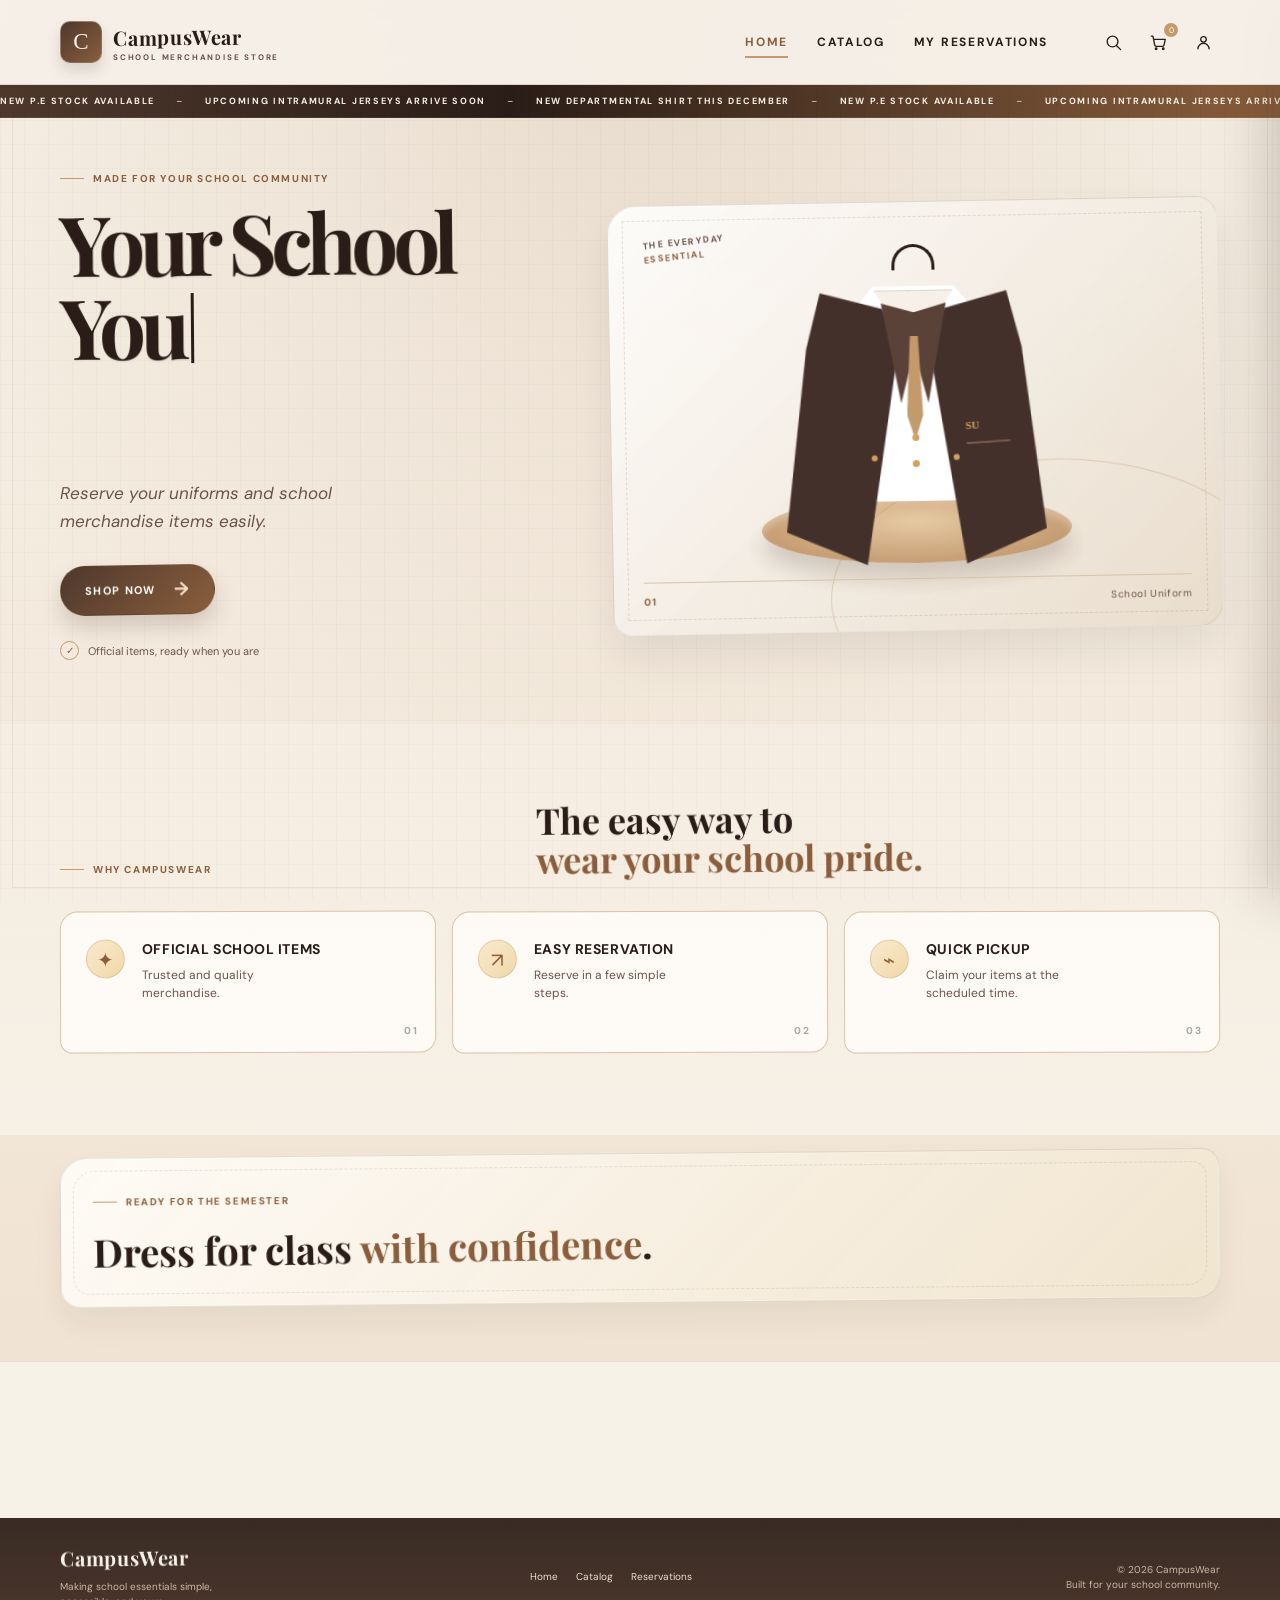
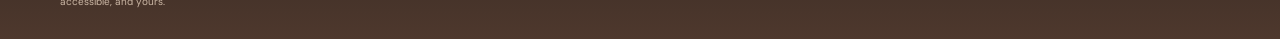
<file: index.html>
<!DOCTYPE html>
<html lang="en">
<head>
	<meta charset="UTF-8">
	<meta name="viewport" content="width=device-width, initial-scale=1.0">
	<meta name="description" content="CampusWear makes it simple to reserve official school uniforms and merchandise.">
	<title>CampusWear | Merchandise Store</title>
	<link rel="preconnect" href="https://fonts.googleapis.com">
	<link rel="preconnect" href="https://fonts.gstatic.com" crossorigin>
	<link href="https://fonts.googleapis.com/css2?family=DM+Sans:wght@400;500;600;700&family=Playfair+Display:wght@600;700&display=swap" rel="stylesheet">
	<link rel="stylesheet" href="styles.css">
</head>
<body>
	<!-- Navigation bar is populated by JavaScript. -->
	<header class="site-header">
		<div class="container nav-wrap">
			<div id="navigation-content"></div>
		</div>
	</header>

	<!-- Merchandise announcement is populated by JavaScript. -->
	<section class="announcement" aria-label="Merchandise announcement">
		<div id="announcement-content"></div>
	</section>

	<main>
		<section class="hero container" aria-labelledby="hero-title">
			<div id="hero-copy" class="hero-copy"></div>

			<div class="hero-visual" aria-label="CampusWear merchandise showcase" data-showcase="uniform">
				<div class="hero-hover-circle" aria-hidden="true"></div>
				<div class="visual-kicker">THE EVERYDAY<br><strong>ESSENTIAL</strong></div>
				<div class="sun-shape"></div>
				<div class="uniform">
					<div class="showcase-garment">
						<div class="hanger" aria-hidden="true"></div>
						<div class="shirt-collar left-collar"></div>
						<div class="shirt-collar right-collar"></div>
						<div class="shirt"></div>
						<div class="blazer left-blazer"><span class="sleeve-button"></span></div>
						<div class="blazer right-blazer"><span class="sleeve-button"></span></div>
						<div class="lapel left-lapel"></div>
						<div class="lapel right-lapel"></div>
						<div class="pocket"><span id="showcase-mark">SU</span></div>
						<div class="tie"></div>
						<div class="blazer-button button-one"></div>
						<div class="blazer-button button-two"></div>
					</div>
				</div>
				<div class="visual-caption" aria-live="polite"><span id="visual-caption-number">01</span><span id="visual-caption-label">School Uniform</span></div>
			</div>
		</section>

		<section class="benefits" id="benefits" aria-labelledby="benefits-title">
			<div class="container">
				<div id="benefits-content"></div>
			</div>
		</section>

		<section class="cta" id="cta" aria-labelledby="cta-title">
			<div class="container cta-panel">
				<div class="cta-copy">
					<p class="eyebrow"><span></span>Ready for the semester</p>
					<h2 id="cta-title">Dress for class <em>with confidence</em>.</h2>
				</div>
			</div>
		</section>

		<section class="reservations" id="reservations" aria-labelledby="reservations-title">
			<div class="container">
				<div id="reservations-content"></div>
			</div>
		</section>
	</main>

	<footer class="site-footer" id="footer">
		<div id="footer-content" class="container"></div>
	</footer>

	<div class="cart-overlay" id="cart-overlay" aria-hidden="true"></div>
	<aside class="cart-drawer" id="cart-drawer" aria-label="Shopping cart" aria-hidden="true">
		<div id="cart-drawer-content"></div>
	</aside>

	<div class="toast" role="status" aria-live="polite"></div>
	<script src="scripts.js"></script>
</body>
</html>
</file>
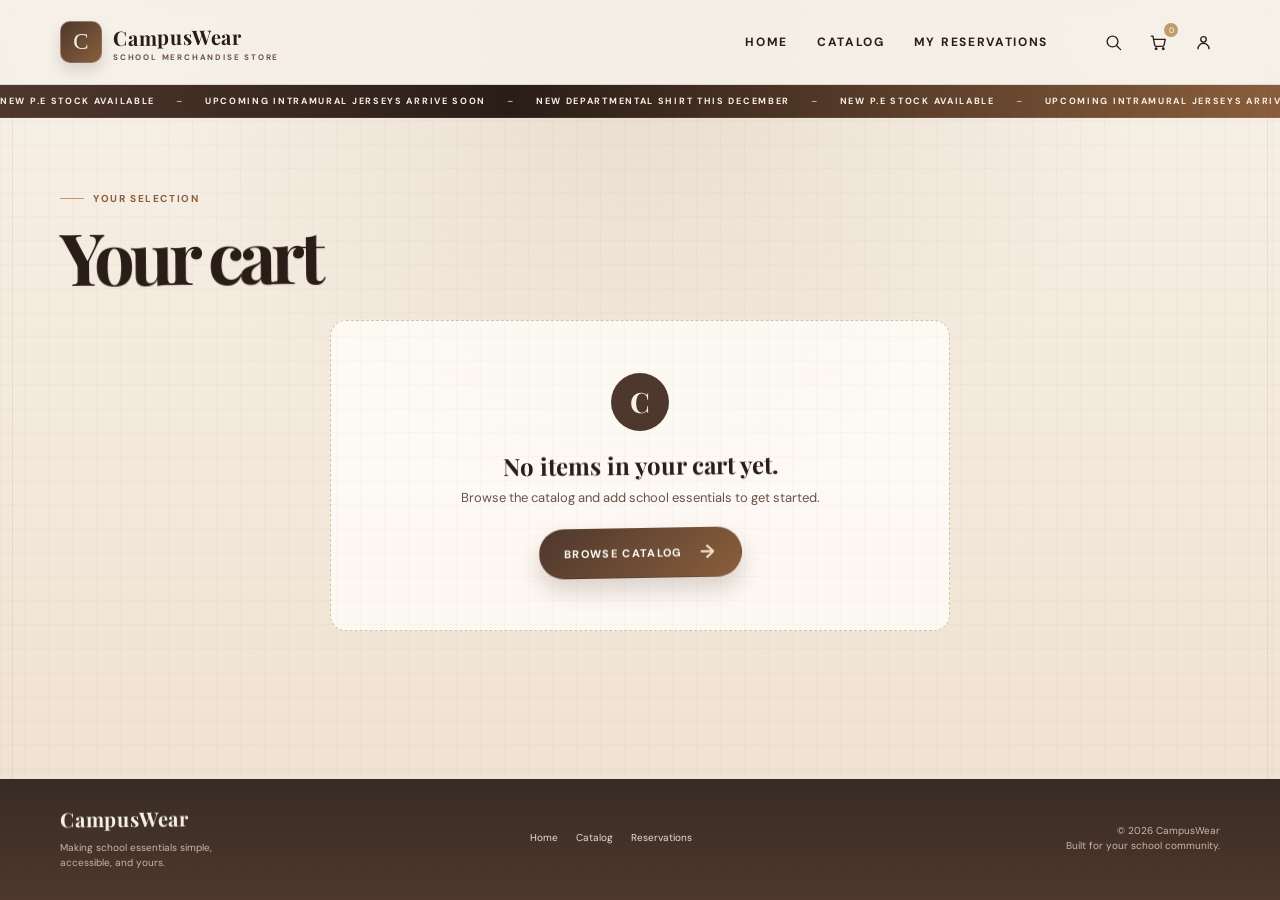
<file: cart.html>
<!DOCTYPE html>
<html lang="en">
<head>
	<meta charset="UTF-8">
	<meta name="viewport" content="width=device-width, initial-scale=1.0">
	<meta name="description" content="Review your CampusWear merchandise selection.">
	<title>CampusWear | Your Cart</title>
	<link rel="preconnect" href="https://fonts.googleapis.com">
	<link rel="preconnect" href="https://fonts.gstatic.com" crossorigin>
	<link href="https://fonts.googleapis.com/css2?family=DM+Sans:wght@400;500;600;700&family=Playfair+Display:wght@600;700&display=swap" rel="stylesheet">
	<link rel="stylesheet" href="styles.css">
</head>
<body>
	<header class="site-header">
		<div class="container nav-wrap">
			<div id="navigation-content"></div>
		</div>
	</header>

	<section class="announcement" aria-label="Merchandise announcement">
		<div id="announcement-content"></div>
	</section>

	<main>
		<section class="cart-page container" aria-labelledby="cart-title">
			<div id="cart-content"></div>
		</section>
	</main>

	<footer class="site-footer" id="footer">
		<div id="footer-content" class="container"></div>
	</footer>

	<div class="toast" role="status" aria-live="polite"></div>
	<script src="scripts.js"></script>
</body>
</html>
</file>
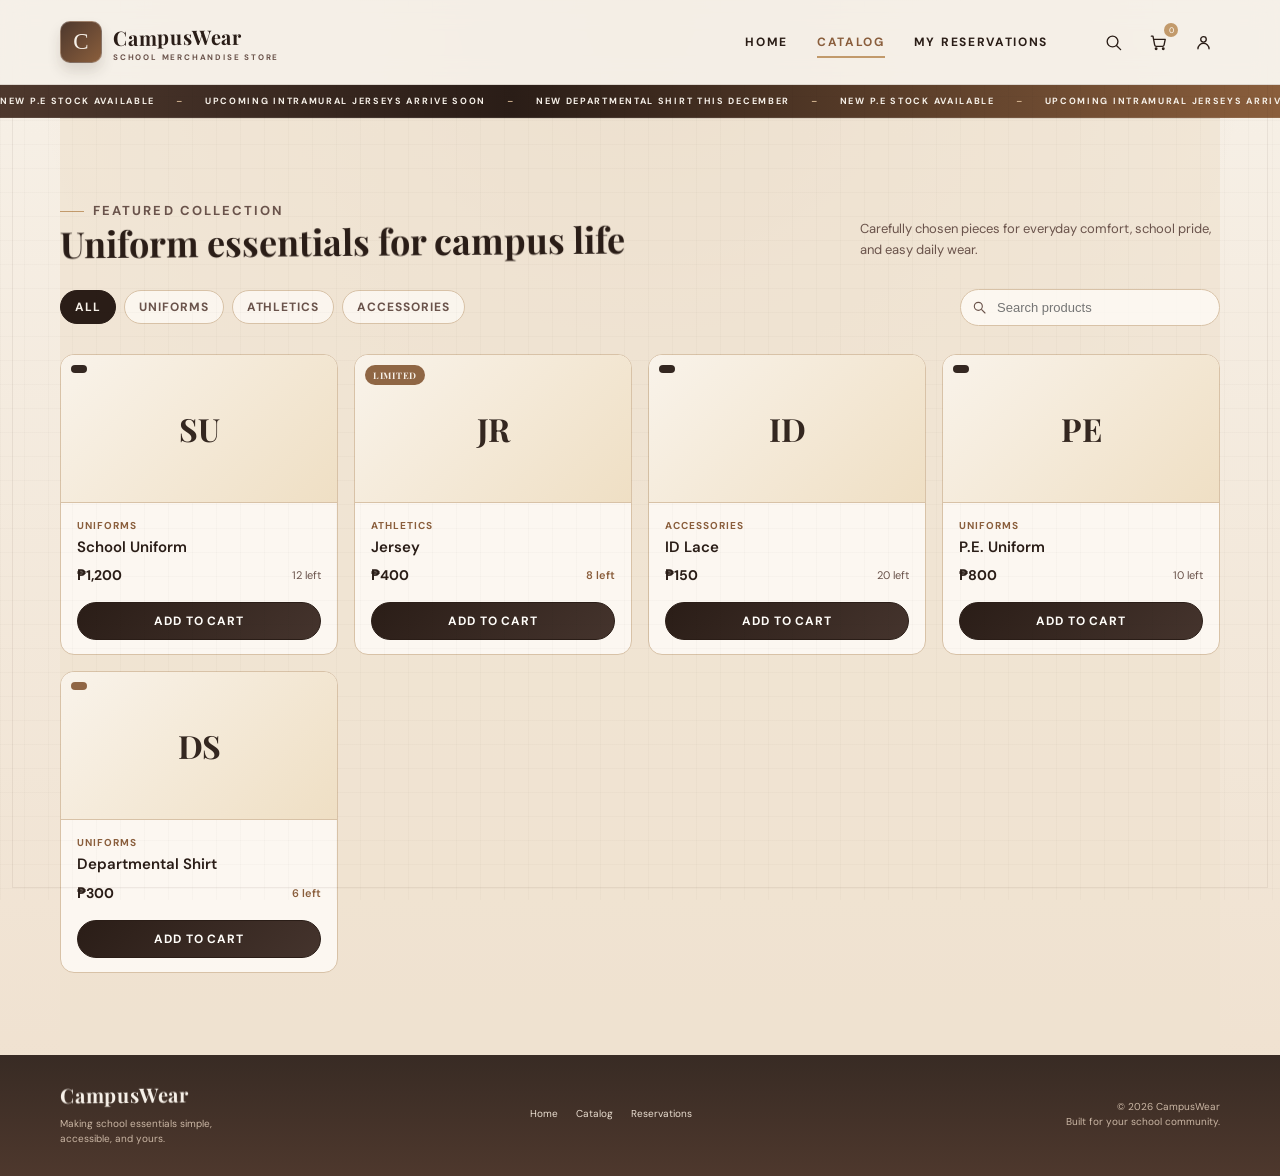
<file: catalog.html>
<!DOCTYPE html>
<html lang="en">
<head>
	<meta charset="UTF-8">
	<meta name="viewport" content="width=device-width, initial-scale=1.0">
	<title>CampusWear | Catalog</title>
	<link rel="preconnect" href="https://fonts.googleapis.com">
	<link rel="preconnect" href="https://fonts.gstatic.com" crossorigin>
	<link href="https://fonts.googleapis.com/css2?family=DM+Sans:wght@400;500;600;700&family=Playfair+Display:wght@600;700&display=swap" rel="stylesheet">
	<link rel="stylesheet" href="styles.css">
</head>
<body>
	<header class="site-header">
		<div class="container nav-wrap">
			<div id="navigation-content"></div>
		</div>
	</header>

	<section class="announcement" aria-label="Merchandise announcement">
		<div id="announcement-content"></div>
	</section>

	<main>
		<section class="catalog-screen container" aria-labelledby="catalog-title">
			<div id="catalog-content"></div>
		</section>
	</main>

	<footer class="site-footer" id="footer">
		<div id="footer-content" class="container"></div>
	</footer>

	<div class="toast" role="status" aria-live="polite"></div>
	<script src="scripts.js"></script>
</body>
</html>
</file>
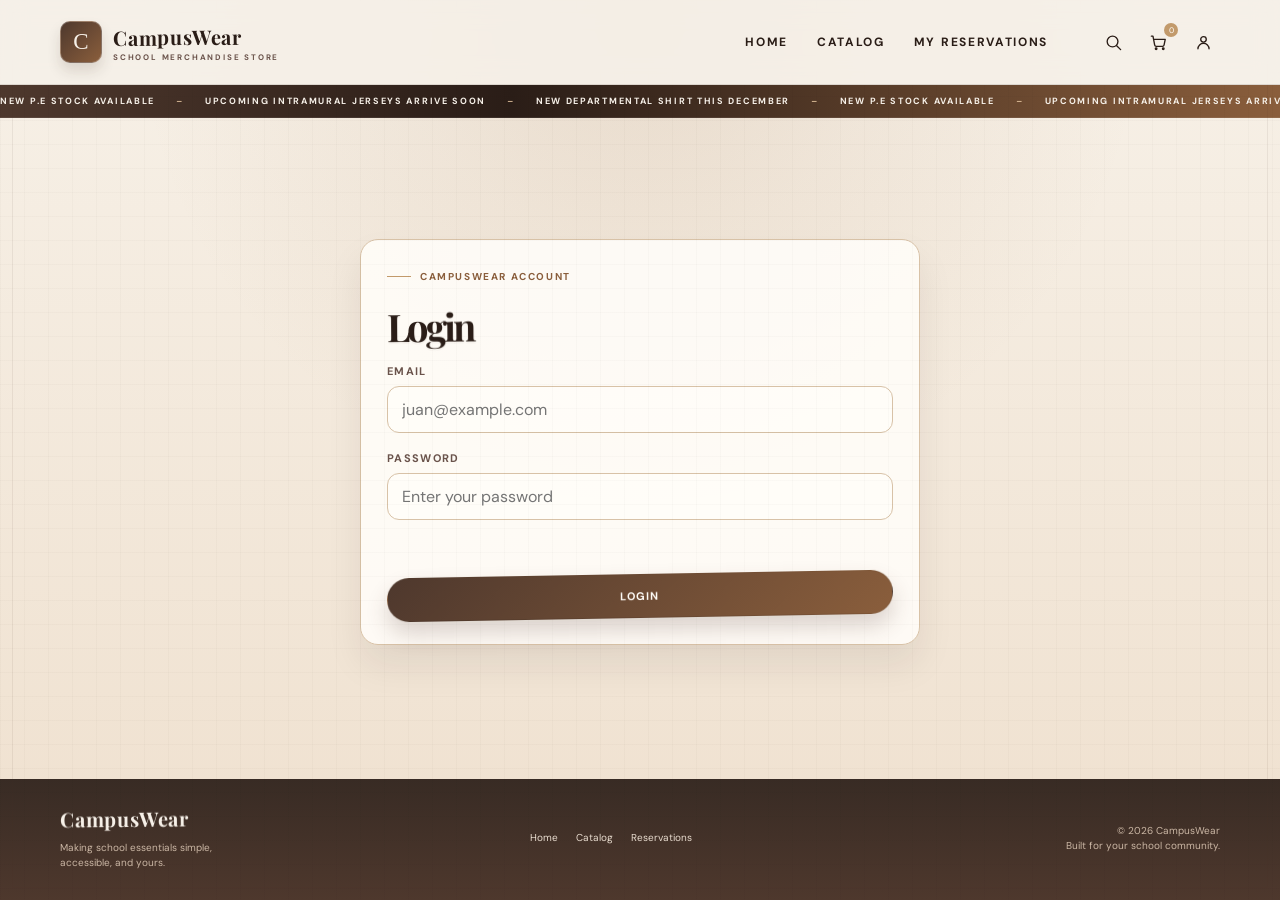
<file: login.html>
<!DOCTYPE html>
<html lang="en">
<head>
	<meta charset="UTF-8">
	<meta name="viewport" content="width=device-width, initial-scale=1.0">
	<meta name="description" content="Login to your CampusWear account.">
	<title>CampusWear | Login</title>
	<link rel="preconnect" href="https://fonts.googleapis.com">
	<link rel="preconnect" href="https://fonts.gstatic.com" crossorigin>
	<link href="https://fonts.googleapis.com/css2?family=DM+Sans:wght@400;500;600;700&family=Playfair+Display:wght@600;700&display=swap" rel="stylesheet">
	<link rel="stylesheet" href="styles.css">
</head>
<body>
	<header class="site-header">
		<div class="container nav-wrap">
			<div id="navigation-content"></div>
		</div>
	</header>

	<section class="announcement" aria-label="Merchandise announcement">
		<div id="announcement-content"></div>
	</section>

	<main>
		<section class="auth-screen container" aria-labelledby="login-title">
			<div id="login-content"></div>
		</section>
	</main>

	<footer class="site-footer" id="footer">
		<div id="footer-content" class="container"></div>
	</footer>

	<script src="scripts.js"></script>
</body>
</html>
</file>
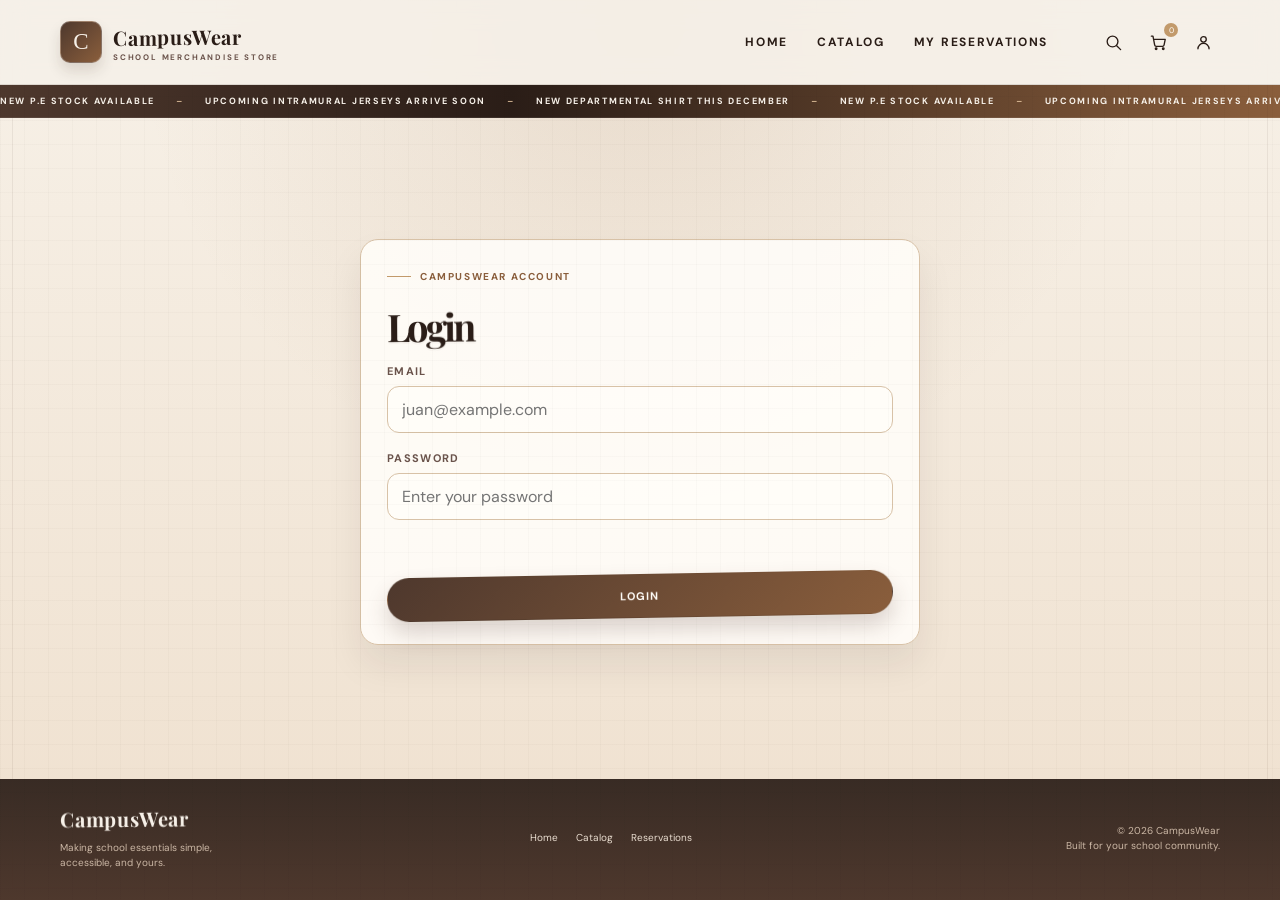
<file: profile.html>
<!DOCTYPE html>
<html lang="en">
<head>
	<meta charset="UTF-8">
	<meta name="viewport" content="width=device-width, initial-scale=1.0">
	<meta name="description" content="View and update your CampusWear profile.">
	<title>CampusWear | Profile</title>
	<link rel="preconnect" href="https://fonts.googleapis.com">
	<link rel="preconnect" href="https://fonts.gstatic.com" crossorigin>
	<link href="https://fonts.googleapis.com/css2?family=DM+Sans:wght@400;500;600;700&family=Playfair+Display:wght@600;700&display=swap" rel="stylesheet">
	<link rel="stylesheet" href="styles.css">
</head>
<body>
	<header class="site-header">
		<div class="container nav-wrap">
			<div id="navigation-content"></div>
		</div>
	</header>

	<section class="announcement" aria-label="Merchandise announcement">
		<div id="announcement-content"></div>
	</section>

	<main>
		<section class="profile-screen container" aria-labelledby="profile-title">
			<div id="profile-content"></div>
		</section>
	</main>

	<footer class="site-footer" id="footer">
		<div id="footer-content" class="container"></div>
	</footer>

	<script src="scripts.js"></script>
</body>
</html>
</file>
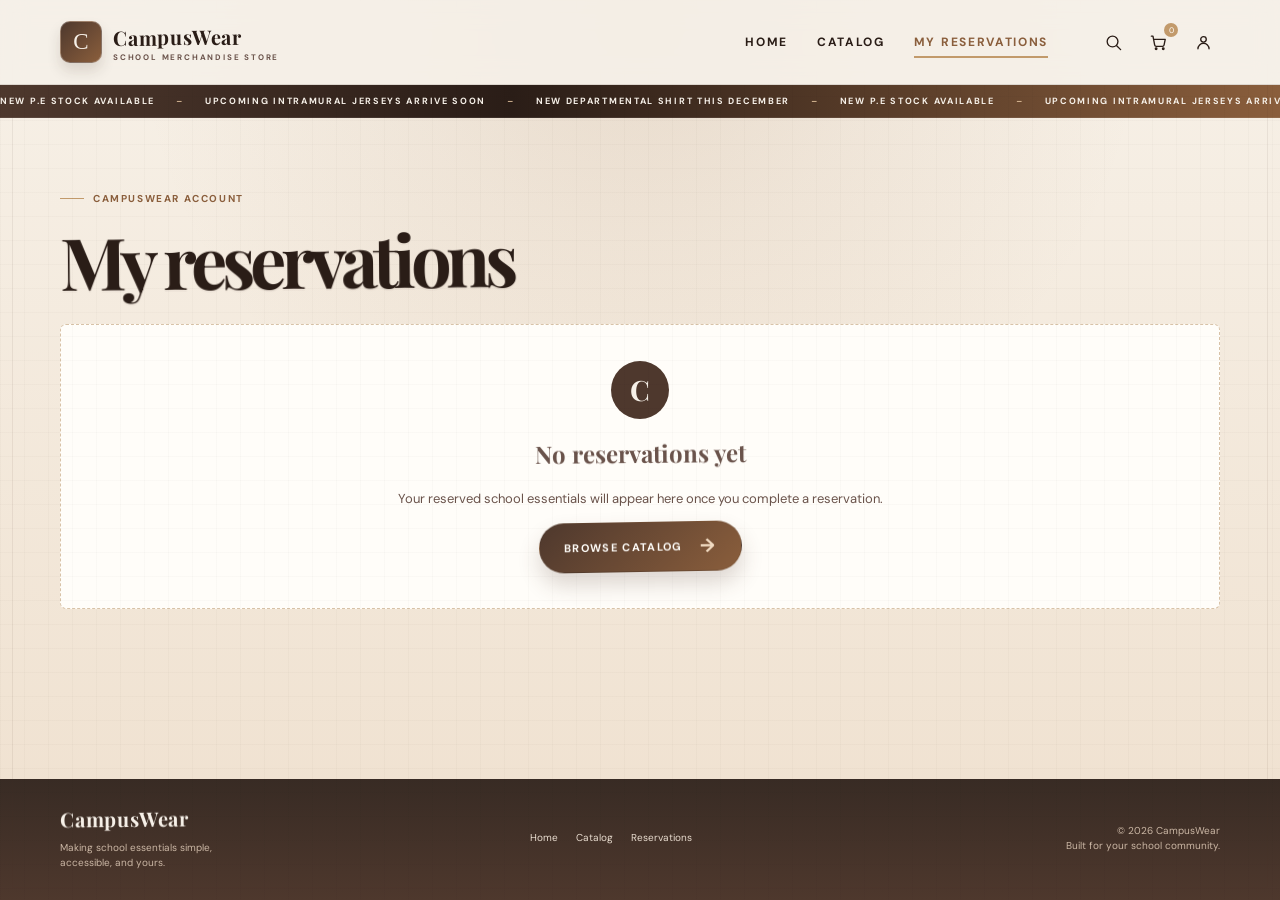
<file: reservations.html>
<!DOCTYPE html>
<html lang="en">
<head>
	<meta charset="UTF-8">
	<meta name="viewport" content="width=device-width, initial-scale=1.0">
	<meta name="description" content="View your CampusWear merchandise reservations.">
	<title>CampusWear | My Reservations</title>
	<link rel="preconnect" href="https://fonts.googleapis.com">
	<link rel="preconnect" href="https://fonts.gstatic.com" crossorigin>
	<link href="https://fonts.googleapis.com/css2?family=DM+Sans:wght@400;500;600;700&family=Playfair+Display:wght@600;700&display=swap" rel="stylesheet">
	<link rel="stylesheet" href="styles.css">
</head>
<body>
	<header class="site-header">
		<div class="container nav-wrap">
			<div id="navigation-content"></div>
		</div>
	</header>

	<section class="announcement" aria-label="Merchandise announcement">
		<div id="announcement-content"></div>
	</section>

	<main>
		<section class="reservations-page container" aria-labelledby="reservations-title">
			<div id="reservations-page-content"></div>
		</section>
	</main>

	<footer class="site-footer" id="footer">
		<div id="footer-content" class="container"></div>
	</footer>

	<script src="scripts.js"></script>
</body>
</html>
</file>
<file: styles.css>
:root {
	--brown: #2a1d17;
	--brown-soft: #6a534b;
	--gold: #c29a6b;
	--gold-dark: #8a5e3c;
	--cream: #f6f0e8;
	--beige: #e9dcc7;
	--line: #d8c2a7;
	--white: #fffdf9;
	--coffee: #4e382d;
	--coffee-soft: #7b5a4a;
	--ink: #1b1412;
	--shadow: 0 18px 35px rgba(42, 29, 23, 0.1);
	--panel: rgba(255, 253, 249, 0.84);
}

* {
	box-sizing: border-box;
}

html {
	scroll-behavior: smooth;
	overflow-y: scroll;
}

body {
	width: 100%;
	max-width: 100vw;
	min-height: 100vh;
	display: flex;
	flex-direction: column;
	margin: 0;
	overflow-x: hidden;
	color: var(--brown);
	background:
		radial-gradient(circle at 50% 0%, rgba(162, 118, 77, 0.18) 0%, rgba(162, 118, 77, 0.08) 22%, transparent 46%),
		linear-gradient(180deg, #f7f1e8 0%, #efe0ce 100%);
	font-family: "DM Sans", sans-serif;
}

main {
	flex: 1 0 auto;
	width: 100%;
}

body::before {
	content: "";
	position: fixed;
	inset: 0;
	background-image: linear-gradient(rgba(42, 29, 23, 0.02) 1px, transparent 1px), linear-gradient(90deg, rgba(42, 29, 23, 0.02) 1px, transparent 1px);
	background-size: 24px 24px;
	pointer-events: none;
}

body::after {
	content: "";
	position: fixed;
	inset: 12px;
	border: 1px solid rgba(74, 56, 45, 0.08);
	pointer-events: none;
}

a {
	color: inherit;
	text-decoration: none;
}

button {
	color: inherit;
	font: inherit;
}

.container {
	width: min(1160px, calc(100% - 64px));
	margin: 0 auto;
}

.sr-only {
	position: absolute;
	width: 1px;
	height: 1px;
	padding: 0;
	margin: -1px;
	overflow: hidden;
	clip: rect(0, 0, 0, 0);
	white-space: nowrap;
	border: 0;
}

/* Navigation bar */
.site-header {
	position: sticky;
	top: 0;
	z-index: 30;
	background: rgba(246, 240, 232, 0.9);
	backdrop-filter: blur(12px);
	border-bottom: 1px solid rgba(42, 29, 23, 0.12);
}

.nav-wrap {
	min-height: 84px;
	display: flex;
	align-items: center;
	gap: 40px;
}

#navigation-content {
	display: contents;
}

/* Merchandise announcement */
.announcement {
	overflow: hidden;
	color: var(--cream);
	background: linear-gradient(90deg, var(--coffee) 0%, var(--brown) 40%, var(--gold-dark) 100%);
	border-bottom: 1px solid rgba(255, 255, 255, 0.08);
}

.announcement-window {
	overflow: hidden;
	width: 100%;
	padding: 8px 0;
}

.announcement-track {
	display: flex;
	width: max-content;
	align-items: center;
	gap: 21px;
	animation: announcement-scroll 24s linear infinite;
	font-size: 9px;
	font-weight: 700;
	letter-spacing: 1.7px;
	white-space: nowrap;
}

.announcement-track b {
	color: #e7c7a1;
	font-size: 12px;
	font-weight: 400;
}

@keyframes announcement-scroll {
	from {
		transform: translateX(-100%);
	}

	to {
		transform: translateX(100vw);
	}
}

.brand {
	display: inline-flex;
	align-items: center;
	gap: 11px;
	margin-right: auto;
}

.brand-mark {
	width: 42px;
	height: 42px;
	display: grid;
	place-items: center;
	color: var(--cream);
	background: linear-gradient(135deg, var(--coffee) 0%, var(--gold-dark) 100%);
	border: 1px solid rgba(255, 255, 255, 0.25);
	border-radius: 10px;
	font-family: Georgia, serif;
	font-size: 23px;
	box-shadow: 0 8px 14px rgba(45, 32, 24, 0.14);
}

.brand-copy {
	display: grid;
	gap: 2px;
}

.brand-copy strong,
.footer-brand {
	font: 700 20px "Playfair Display", Georgia, serif;
	letter-spacing: 0.04em;
}

.brand-copy small {
	color: var(--brown-soft);
	font-size: 8px;
	font-weight: 700;
	letter-spacing: 1.8px;
}

.site-nav {
	display: flex;
	align-items: center;
	gap: 29px;
	font-size: 12px;
	font-weight: 700;
	letter-spacing: 0.14em;
	text-transform: uppercase;
}

.site-nav a {
	padding: 8px 0 6px;
	border-bottom: 2px solid transparent;
	transition: opacity 150ms ease, color 150ms ease, border-color 150ms ease;
}

.site-nav a:hover,
.site-nav a.active {
	color: var(--gold-dark);
	border-color: var(--gold);
}

.nav-actions {
	display: flex;
	align-items: center;
	gap: 11px;
	margin-left: 8px;
}

.icon-button {
	position: relative;
	width: 34px;
	height: 34px;
	display: grid;
	place-items: center;
	padding: 0;
	border: 0;
	background: transparent;
	cursor: pointer;
}

.icon-button svg {
	width: 19px;
	height: 19px;
	fill: none;
	stroke: var(--brown);
	stroke-linecap: round;
	stroke-linejoin: round;
	stroke-width: 1.7;
}

.icon-button:hover svg {
	stroke: var(--gold-dark);
}

.cart-count {
	position: absolute;
	top: -2px;
	right: -3px;
	width: 14px;
	height: 14px;
	display: grid;
	place-items: center;
	color: var(--white);
	background: var(--gold);
	border-radius: 50%;
	font-size: 8px;
}

.menu-toggle {
	display: none;
	border: 0;
	background: transparent;
}

.hero {
	min-height: 570px;
	display: grid;
	grid-template-columns: 0.91fr 1.09fr;
	align-items: center;
	gap: 40px;
	padding-top: 54px;
	padding-bottom: 64px;
}

.eyebrow {
	display: flex;
	align-items: center;
	gap: 9px;
	margin: 0 0 22px;
	color: var(--gold-dark);
	font-size: 10px;
	font-weight: 700;
	letter-spacing: 0.16em;
	text-transform: uppercase;
	font-family: "DM Sans", sans-serif;
}

.eyebrow span {
	width: 24px;
	height: 1px;
	display: inline-block;
	background: var(--gold);
}

h1,
h2,
h3,
p {
	margin-top: 0;
}

h1,
h2 {
	font-family: "Playfair Display", Georgia, serif;
	font-weight: 700;
	letter-spacing: 0;
}

h1,
h2,
.brand-copy strong,
.footer-brand {
	transform: rotate(-0.5deg);
}

h1 {
	max-width: 520px;
	margin-bottom: 22px;
	font-size: clamp(54px, 6.5vw, 104px);
	line-height: 0.82;
	letter-spacing: -0.07em;
	text-shadow: 0 2px 0 rgba(78, 56, 45, 0.04);
}

h1 em,
h2 em {
	color: var(--gold-dark);
	font-style: normal;
}

.typing-line {
	display: block;
	min-height: 1em;
}

.typing-line:last-child {
	color: var(--gold-dark);
}

.typing-line.is-typing::after {
	display: inline-block;
	width: 3px;
	height: 0.84em;
	margin-left: 6px;
	vertical-align: -0.04em;
	background: currentColor;
	content: "";
	animation: blink-caret 800ms steps(1) infinite;
}

@keyframes blink-caret {
	50% {
		opacity: 0;
	}
}

.hero-description {
	max-width: 380px;
	margin-bottom: 29px;
	color: var(--brown-soft);
	font-size: 17px;
	line-height: 1.7;
	font-style: italic;
}

.button {
	display: inline-flex;
	align-items: center;
	gap: 18px;
	border-radius: 999px;
	font-size: 11px;
	font-weight: 700;
	letter-spacing: 0.12em;
	text-transform: uppercase;
	transition: transform 180ms ease, box-shadow 180ms ease, background 180ms ease, border-color 180ms ease;
	font-family: "DM Sans", sans-serif;
}

.button-primary {
	padding: 17px 24px;
	color: var(--white);
	background: linear-gradient(135deg, var(--coffee) 0%, var(--gold-dark) 100%);
	box-shadow: 0 12px 22px rgba(78, 56, 45, 0.2);
	border: 1px solid rgba(42, 29, 23, 0.08);
	transform: rotate(-1deg);
}

.button-primary:hover {
	background: linear-gradient(135deg, var(--gold-dark) 0%, var(--coffee) 100%);
	box-shadow: 0 16px 28px rgba(42, 29, 23, 0.16);
	transform: translateY(-2px);
}

.button-primary span {
	color: #f2dcc3;
	font-size: 19px;
	line-height: 0;
}

.button-secondary {
	padding: 16px 22px;
	border: 1px solid rgba(42, 29, 23, 0.14);
	background: rgba(255, 253, 249, 0.72);
	color: var(--brown);
}

.button-secondary:hover {
	background: var(--white);
	transform: translateY(-2px);
}

.hero-note {
	display: flex;
	align-items: center;
	gap: 9px;
	margin-top: 26px;
	color: var(--brown-soft);
	font-size: 11px;
}

.note-icon {
	width: 19px;
	height: 19px;
	display: grid;
	place-items: center;
	color: var(--gold-dark);
	border: 1px solid var(--gold);
	border-radius: 50%;
	font-size: 10px;
}

.hero-visual {
	position: relative;
	min-height: 430px;
	overflow: hidden;
	perspective: 900px;
	background: linear-gradient(135deg, rgba(255, 255, 255, 0.88), rgba(232, 220, 203, 0.96));
	border: 1px solid rgba(42, 29, 23, 0.08);
	border-radius: 30px 20px 24px 18px;
	box-shadow: 0 22px 40px rgba(42, 29, 23, 0.08);
	transform: rotate(-1deg);
	isolation: isolate;
}

.hero-hover-circle {
	position: absolute;
	z-index: 0;
	top: 50%;
	left: 50%;
	width: 30px;
	height: 30px;
	border-radius: 50%;
	background: radial-gradient(circle at 35% 30%, #76533f, #392820 75%);
	transform: translate(-50%, -50%) scale(0);
	transition: transform 750ms cubic-bezier(0.2, 0.75, 0.2, 1);
	pointer-events: none;
}

.hero-visual:hover .hero-hover-circle {
	transform: translate(-50%, -50%) scale(26);
}

.hero-visual::before {
	content: "";
	position: absolute;
	z-index: 2;
	inset: 14px;
	border: 1px dashed rgba(118, 88, 70, 0.18);
	pointer-events: none;
	transition: border-color 350ms ease;
}

.hero-visual::after {
	position: absolute;
	right: -10%;
	bottom: -25%;
	width: 74%;
	height: 64%;
	border: 1px solid rgba(157, 91, 45, 0.22);
	border-radius: 50%;
	content: "";
	transition: border-color 350ms ease;
	pointer-events: none;
}

.hero-visual:hover {
	box-shadow: 0 26px 48px rgba(42, 29, 23, 0.18);
}

.hero-visual:hover::before {
	border-color: rgba(255, 253, 249, 0.3);
}

.hero-visual:hover::after {
	border-color: rgba(231, 199, 161, 0.38);
}

.hero-visual:hover .visual-kicker,
.hero-visual:hover .visual-kicker strong,
.hero-visual:hover .visual-caption,
.hero-visual:hover .visual-caption span:first-child {
	color: var(--cream);
}

.hero-visual:hover .visual-kicker strong,
.hero-visual:hover .visual-caption span:first-child {
	color: #e7c7a1;
}

.hero-visual:hover .visual-caption {
	border-color: rgba(255, 253, 249, 0.28);
}

.sun-shape {
	position: absolute;
	z-index: 0;
	bottom: 67px;
	left: 50%;
	width: 310px;
	height: 68px;
	background: radial-gradient(ellipse at 50% 38%, #e6c89f 0%, #c49a6f 70%, #a97951 100%);
	border-radius: 50%;
	opacity: 0.95;
	box-shadow: 0 16px 20px rgba(74, 56, 45, 0.2), inset 0 5px 8px rgba(255, 255, 255, 0.32);
	transform: translateX(-50%);
}

.visual-kicker {
	position: absolute;
	top: 30px;
	left: 35px;
	z-index: 2;
	color: var(--brown-soft);
	font-size: 9px;
	line-height: 1.5;
	letter-spacing: 1.5px;
	transform: rotate(-5deg);
	font-weight: 700;
}

.visual-kicker strong {
	color: var(--gold-dark);
}

.uniform {
	position: absolute;
	z-index: 1;
	top: 42px;
	left: 50%;
	width: 285px;
	height: 345px;
	transform: translateX(-50%);
	transform-style: preserve-3d;
	backface-visibility: hidden;
}

.showcase-garment {
	position: absolute;
	inset: 0;
	transform-style: preserve-3d;
	transform-origin: center 72%;
	transition: transform 500ms cubic-bezier(0.2, 0.75, 0.2, 1), filter 500ms ease;
}

.hero-visual:hover .showcase-garment {
	transform: rotateX(6deg) rotateY(-9deg) translateZ(18px);
	filter: drop-shadow(12px 16px 8px rgba(25, 17, 13, 0.28));
}

.hero-visual[data-showcase="id-lace"]:hover .showcase-garment {
	transform: rotateX(4deg) rotateY(-7deg) translateZ(14px);
}

.hero-visual.showcase-sliding-out .uniform {
	animation: showcase-orbit-out 480ms cubic-bezier(0.55, 0.05, 0.8, 0.45) forwards;
}

.hero-visual.showcase-sliding-in .uniform {
	animation: showcase-orbit-in 520ms cubic-bezier(0.16, 0.75, 0.3, 1) both;
}

@keyframes showcase-orbit-out {
	0% {
		opacity: 1;
		transform: translateX(-50%) rotateY(0) scale(1);
	}

	100% {
		opacity: 0;
		transform: translateX(calc(-50% + 34px)) rotateY(90deg) scale(0.86);
	}
}

@keyframes showcase-orbit-in {
	0% {
		opacity: 0;
		transform: translateX(calc(-50% - 34px)) rotateY(-90deg) scale(0.86);
	}

	100% {
		opacity: 1;
		transform: translateX(-50%) rotateY(0) scale(1);
	}
}

.hanger {
	position: absolute;
	top: 0;
	left: 50%;
	width: 43px;
	height: 26px;
	border: 3px solid var(--brown);
	border-bottom: 0;
	border-radius: 30px 30px 0 0;
	transform: translateX(-50%);
}

.shirt {
	position: absolute;
	top: 42px;
	left: 50%;
	width: 135px;
	height: 215px;
	background: #fff;
	clip-path: polygon(20% 0, 80% 0, 100% 15%, 87% 100%, 13% 100%, 0 15%);
	transform: translateX(-50%);
	box-shadow: inset -8px 0 rgba(231, 224, 214, 0.7);
}

.shirt::before,
.shirt::after {
	content: "";
	position: absolute;
	top: 10px;
	width: 38px;
	height: 74px;
	background: inherit;
}

.shirt::before {
	left: -23px;
	clip-path: polygon(55% 0, 100% 14%, 75% 100%, 0 83%);
}

.shirt::after {
	right: -23px;
	clip-path: polygon(0 14%, 45% 0, 100% 83%, 25% 100%);
}

.shirt-collar {
	position: absolute;
	z-index: 3;
	top: 46px;
	width: 45px;
	height: 56px;
	background: var(--cream);
	border: 1px solid #ded4c8;
}

.left-collar {
	left: 103px;
	clip-path: polygon(0 0, 100% 0, 75% 100%);
}

.right-collar {
	right: 103px;
	clip-path: polygon(0 0, 100% 0, 25% 100%);
}

.blazer {
	position: absolute;
	z-index: 2;
	top: 49px;
	width: 105px;
	height: 270px;
	background: #44302a;
}

.left-blazer {
	left: 18px;
	clip-path: polygon(23% 0, 83% 5%, 100% 18%, 78% 100%, 0 89%, 12% 21%);
	transform: rotate(3deg);
}

.right-blazer {
	right: 18px;
	clip-path: polygon(17% 5%, 77% 0, 88% 21%, 100% 89%, 22% 100%, 0 18%);
	transform: rotate(-3deg);
}

.lapel {
	position: absolute;
	z-index: 4;
	top: 59px;
	width: 42px;
	height: 100px;
	background: #5b4238;
}

.left-lapel {
	left: 110px;
	clip-path: polygon(0 0, 100% 12%, 45% 100%);
}

.right-lapel {
	right: 110px;
	clip-path: polygon(0 12%, 100% 0, 55% 100%);
}

.tie {
	position: absolute;
	z-index: 5;
	top: 92px;
	left: 50%;
	width: 16px;
	height: 104px;
	background: var(--gold);
	clip-path: polygon(25% 0, 75% 0, 100% 76%, 50% 100%, 0 76%);
	transform: translateX(-50%);
}

.pocket {
	position: absolute;
	z-index: 5;
	top: 169px;
	right: 48px;
	width: 44px;
	height: 31px;
	border-bottom: 2px solid #7b5b4b;
	transform: rotate(-3deg);
}

.pocket span {
	color: #d3a066;
	font: 700 11px Georgia, serif;
}

.blazer-button {
	position: absolute;
	z-index: 6;
	left: 50%;
	width: 7px;
	height: 7px;
	background: #d6a15f;
	border-radius: 50%;
	transform: translateX(-50%);
}

.button-one {
	top: 190px;
}

.button-two {
	top: 216px;
}

.sleeve-button {
	position: absolute;
	top: 160px;
	width: 6px;
	height: 6px;
	background: #d6a15f;
	border-radius: 50%;
}

.left-blazer .sleeve-button {
	right: 17px;
}

.right-blazer .sleeve-button {
	left: 17px;
}

.visual-caption {
	position: absolute;
	right: 30px;
	bottom: 26px;
	left: 30px;
	z-index: 3;
	display: flex;
	justify-content: space-between;
	padding-top: 12px;
	border-top: 1px solid var(--line);
	color: var(--brown-soft);
	font-size: 10px;
	letter-spacing: 0.6px;
}

.visual-caption span:first-child {
	color: var(--gold-dark);
	font-weight: 700;
}

.hero-visual[data-showcase="jersey"] .blazer,
.hero-visual[data-showcase="jersey"] .lapel,
.hero-visual[data-showcase="jersey"] .shirt-collar,
.hero-visual[data-showcase="jersey"] .tie,
.hero-visual[data-showcase="pe-uniform"] .blazer,
.hero-visual[data-showcase="pe-uniform"] .lapel,
.hero-visual[data-showcase="pe-uniform"] .shirt-collar,
.hero-visual[data-showcase="pe-uniform"] .tie,
.hero-visual[data-showcase="department-shirt"] .blazer,
.hero-visual[data-showcase="department-shirt"] .lapel,
.hero-visual[data-showcase="department-shirt"] .shirt-collar,
.hero-visual[data-showcase="department-shirt"] .tie,
.hero-visual[data-showcase="id-lace"] .blazer,
.hero-visual[data-showcase="id-lace"] .lapel,
.hero-visual[data-showcase="id-lace"] .shirt-collar,
.hero-visual[data-showcase="id-lace"] .shirt,
.hero-visual[data-showcase="id-lace"] .blazer-button {
	display: none;
}

.hero-visual[data-showcase="jersey"] .shirt {
	top: 72px;
	width: 160px;
	height: 220px;
	background: #8a4c3d;
	clip-path: polygon(25% 0, 75% 0, 100% 18%, 86% 100%, 14% 100%, 0 18%);
}

.hero-visual[data-showcase="jersey"] .pocket,
.hero-visual[data-showcase="pe-uniform"] .pocket,
.hero-visual[data-showcase="department-shirt"] .pocket {
	top: 145px;
	right: 87px;
	border-color: rgba(255, 253, 249, 0.72);
}

.hero-visual[data-showcase="jersey"] .pocket span,
.hero-visual[data-showcase="pe-uniform"] .pocket span,
.hero-visual[data-showcase="department-shirt"] .pocket span {
	color: var(--cream);
}

.hero-visual[data-showcase="pe-uniform"] .shirt {
	top: 72px;
	width: 160px;
	height: 220px;
	background: #eee9df;
	clip-path: polygon(25% 0, 75% 0, 100% 18%, 86% 100%, 14% 100%, 0 18%);
}

.hero-visual[data-showcase="pe-uniform"] .pocket {
	border-color: #8a5e3c;
}

.hero-visual[data-showcase="pe-uniform"] .pocket span {
	color: #8a5e3c;
}

.hero-visual[data-showcase="department-shirt"] .shirt {
	top: 72px;
	width: 160px;
	height: 220px;
	background: #58705e;
	clip-path: polygon(25% 0, 75% 0, 100% 18%, 86% 100%, 14% 100%, 0 18%);
}

.hero-visual[data-showcase="id-lace"] .showcase-garment::before {
	position: absolute;
	top: 23px;
	left: 50%;
	width: 10px;
	height: 170px;
	border: 3px solid var(--gold-dark);
	border-bottom: 0;
	border-radius: 12px 12px 0 0;
	content: "";
	transform: translateX(-50%);
}

.hero-visual[data-showcase="id-lace"] .showcase-garment::after {
	position: absolute;
	top: 174px;
	left: 50%;
	width: 118px;
	height: 82px;
	display: grid;
	place-items: center;
	border: 2px solid var(--line);
	border-radius: 8px;
	background: linear-gradient(145deg, var(--white), #e9dcc7);
	box-shadow: 0 10px 20px rgba(42, 29, 23, 0.14);
	color: var(--gold-dark);
	content: "CAMPUS ID";
	font: 700 13px "DM Sans", sans-serif;
	letter-spacing: 0.12em;
	transform: translateX(-50%) rotate(-3deg);
}

.benefits {
	padding: 74px 0 82px;
	background: linear-gradient(180deg, rgba(255,255,255,0.18), rgba(248,243,234,0.8));
}

.cta {
	padding: 18px 0 58px;
}

.cta-panel {
	display: flex;
	align-items: center;
	min-height: 150px;
	padding: 32px;
	border: 1.5px solid rgba(74, 56, 45, 0.12);
	border-radius: 28px 18px 24px 20px;
	background: linear-gradient(135deg, rgba(255, 253, 249, 0.9), rgba(240, 228, 205, 0.86));
	box-shadow: 0 16px 30px rgba(31, 26, 23, 0.06), inset 0 0 0 1px rgba(255, 255, 255, 0.18);
	transform: rotate(-0.5deg);
	position: relative;
	overflow: hidden;
	isolation: isolate;
	transition: box-shadow 350ms ease, border-color 350ms ease;
}

.cta-panel::after {
	content: "";
	position: absolute;
	z-index: -1;
	top: 50%;
	left: 50%;
	width: 1800px;
	height: 1800px;
	border-radius: 50%;
	background: radial-gradient(circle at 35% 30%, #7b5a46 0%, #4e382d 68%);
	transform: translate(-50%, -50%) scale(0);
	transition: transform 850ms cubic-bezier(0.2, 0.75, 0.2, 1);
	pointer-events: none;
}

.cta-panel::before {
	content: "";
	position: absolute;
	z-index: 2;
	inset: 12px;
	border: 1px dashed rgba(74, 56, 45, 0.12);
	border-radius: 22px 14px 20px 16px;
	pointer-events: none;
	transition: border-color 350ms ease;
}

.cta-copy {
	position: relative;
	z-index: 1;
	transition: transform 350ms ease;
}

.cta-panel h2 {
	margin: 0;
	font-size: clamp(28px, 3vw, 42px);
	line-height: 1.04;
	transition: color 350ms ease;
}

.cta-panel h2 em {
	transition: color 350ms ease;
}

.cta-panel:hover::after,
.cta-panel:focus-within::after {
	transform: translate(-50%, -50%) scale(1);
}

.cta-panel:hover,
.cta-panel:focus-within {
	border-color: rgba(42, 29, 23, 0.28);
	box-shadow: 0 22px 40px rgba(42, 29, 23, 0.18);
}

.cta-panel:hover::before,
.cta-panel:focus-within::before {
	border-color: rgba(255, 253, 249, 0.3);
}

.cta-panel:hover .cta-copy,
.cta-panel:focus-within .cta-copy {
	transform: translateX(8px);
}

.cta-panel:hover .eyebrow,
.cta-panel:focus-within .eyebrow {
	color: #e7c7a1;
}

.cta-panel:hover .eyebrow span,
.cta-panel:focus-within .eyebrow span {
	background: #e7c7a1;
}

.cta-panel:hover h2,
.cta-panel:focus-within h2 {
	color: var(--cream);
}

.cta-panel:hover h2 em,
.cta-panel:focus-within h2 em {
	color: #e7c7a1;
}

.section-heading {
	display: flex;
	align-items: end;
	justify-content: space-between;
	margin-bottom: 35px;
}

.section-heading .eyebrow {
	margin-bottom: 0;
}

.section-heading h2 {
	width: 59%;
	margin: 0;
	font-size: 36px;
	line-height: 1.08;
}

.benefit-grid {
	display: grid;
	grid-template-columns: repeat(3, 1fr);
	gap: 16px;
}

.benefit-card {
	position: relative;
	display: flex;
	align-items: flex-start;
	gap: 17px;
	min-height: 142px;
	padding: 27px 25px;
	border: 1px solid var(--line);
	border-radius: 18px 14px 16px 12px;
	background: rgba(255, 253, 249, 0.82);
	transition: transform 180ms ease, box-shadow 180ms ease, border-color 180ms ease;
	transform: rotate(-0.2deg);
}

.benefit-card:hover {
	box-shadow: var(--shadow);
	border-color: rgba(157, 91, 45, 0.3);
	transform: translateY(-4px);
}

.benefit-icon {
	width: 39px;
	height: 39px;
	flex: 0 0 auto;
	display: grid;
	place-items: center;
	color: var(--gold-dark);
	background: linear-gradient(135deg, #f9e9cc 0%, #f0d8aa 100%);
	border: 1px solid rgba(157, 91, 45, 0.18);
	border-radius: 50%;
	font-size: 20px;
}

.benefit-card h3 {
	margin: 1px 0 8px;
	font-size: 14px;
	letter-spacing: 0.04em;
	text-transform: uppercase;
}

.benefit-card p {
	max-width: 160px;
	margin: 0;
	color: var(--brown-soft);
	font-size: 12px;
	line-height: 1.5;
}

.card-number {
	position: absolute;
	right: 17px;
	bottom: 14px;
	color: rgba(31, 26, 23, 0.38);
	font-size: 10px;
	font-weight: 700;
	letter-spacing: 0.14em;
}

.site-footer {
	padding: 26px 0 30px;
	color: #eaded1;
	background: linear-gradient(180deg, #382b24 0%, var(--coffee) 100%);
}

.footer-grid {
	display: grid;
	grid-template-columns: 1.2fr 1fr 0.8fr;
	align-items: center;
	gap: 30px;
}

.footer-brand {
	display: inline-block;
	margin-bottom: 8px;
	color: var(--cream);
}

.site-footer p {
	margin: 0;
	color: #cbb7a5;
	font-size: 10px;
	line-height: 1.5;
}

.footer-links {
	display: flex;
	flex-wrap: wrap;
	gap: 10px 18px;
	font-size: 10px;
}

.footer-links a:hover {
	color: #f2b66d;
}

.copyright {
	text-align: right;
}

.toast {
	position: fixed;
	right: 24px;
	bottom: 24px;
	z-index: 50;
	padding: 13px 18px;
	color: var(--white);
	background: linear-gradient(135deg, var(--coffee) 0%, var(--brown) 100%);
	border-left: 4px solid var(--gold);
	border-radius: 12px;
	box-shadow: 0 18px 34px rgba(42, 29, 23, 0.18);
	font-size: 12px;
	font-weight: 700;
	letter-spacing: 0.04em;
	opacity: 0;
	pointer-events: none;
	transform: translateY(10px);
	transition: opacity 180ms ease, transform 180ms ease;
}

.toast.visible {
	opacity: 1;
	transform: translateY(0);
}

.reservation-modal-backdrop {
	position: fixed;
	inset: 0;
	z-index: 60;
	display: grid;
	place-items: center;
	padding: 20px;
	background: rgba(57, 37, 29, 0.42);
}

.reservation-modal {
	width: min(420px, 100%);
	padding: 24px 22px 18px;
	background: rgba(255, 253, 249, 0.96);
	border: 1px solid var(--line);
	border-radius: 18px;
	box-shadow: 0 24px 44px rgba(42, 29, 23, 0.18);
}

.reservation-modal h3 {
	margin: 0 0 10px;
	font-size: clamp(24px, 4vw, 32px);
	line-height: 1.05;
}

.reservation-modal-copy {
	margin: 0 0 16px;
	color: var(--brown-soft);
	line-height: 1.7;
}

.reservation-modal-actions {
	display: flex;
	justify-content: flex-end;
	gap: 10px;
	flex-wrap: wrap;
}

.reservation-modal-actions .button {
	letter-spacing: 0.08em;
}

.auth-screen,
.profile-screen {
	padding: 74px 0 82px;
}

.auth-page,
.profile-page {
	display: grid;
	place-items: center;
	min-height: 500px;
}

.auth-card,
.profile-card {
	width: min(560px, 100%);
	padding: 30px 26px 26px;
	background: rgba(255, 253, 249, 0.9);
	border: 1px solid var(--line);
	border-radius: 18px;
	box-shadow: 0 20px 36px rgba(42, 29, 23, 0.08);
}

.auth-card h1,
.profile-card h1 {
	margin: 0 0 20px;
	font-size: clamp(28px, 4vw, 38px);
	line-height: 1.04;
}

.auth-form,
.profile-form {
	display: grid;
	gap: 18px;
}

.field-group {
	display: grid;
	gap: 8px;
}

.field-group label {
	color: var(--brown-soft);
	font-size: 11px;
	font-weight: 700;
	letter-spacing: 0.12em;
	text-transform: uppercase;
}

.field-group input {
	padding: 12px 14px;
	border: 1px solid var(--line);
	border-radius: 12px;
	background: rgba(255, 253, 249, 0.9);
	color: var(--brown);
	font: inherit;
}

.field-group input:focus {
	outline: none;
	border-color: var(--gold);
	box-shadow: 0 0 0 3px rgba(194, 154, 107, 0.15);
}

.form-message {
	min-height: 18px;
	margin: 0;
	color: var(--gold-dark);
	font-size: 12px;
	font-weight: 600;
}

.button-block {
	justify-content: center;
	width: 100%;
}

.profile-card {
	width: min(700px, 100%);
}

.profile-header {
	display: flex;
	align-items: flex-start;
	justify-content: space-between;
	gap: 16px;
	margin-bottom: 20px;
}

.profile-actions {
	display: flex;
	flex-wrap: wrap;
	justify-content: flex-end;
	gap: 10px;
}

.profile-summary {
	display: grid;
	gap: 12px;
	margin-bottom: 22px;
	padding: 18px 0;
	border-top: 1px solid var(--line);
	border-bottom: 1px solid var(--line);
}

.profile-detail {
	display: flex;
	flex-direction: column;
	gap: 6px;
}

.profile-detail span {
	color: var(--brown-soft);
	font-size: 10px;
	font-weight: 700;
	letter-spacing: 0.12em;
	text-transform: uppercase;
}

.profile-detail strong {
	font-size: 16px;
	font-weight: 700;
}

.profile-form {
	padding-top: 8px;
}

.profile-form-actions {
	display: flex;
	justify-content: flex-end;
}

/* Catalog */
.catalog,
.catalog-screen {
	min-height: 60vh;
	padding: 74px 0 82px;
	background: rgba(239, 227, 209, 0.7);
	border-top: 1px solid rgba(31, 26, 23, 0.08);
}

.catalog-header {
	display: flex;
	align-items: end;
	justify-content: space-between;
	gap: 24px;
	margin-bottom: 28px;
}

.catalog-header h2 {
	margin: 0;
	font-size: 36px;
	line-height: 1.08;
}

.catalog-header p {
	max-width: 360px;
	margin: 8px 0 0;
	color: var(--brown-soft);
	font-size: 13px;
	line-height: 1.6;
}

.catalog-controls {
	display: flex;
	flex-wrap: wrap;
	align-items: center;
	justify-content: space-between;
	gap: 16px;
	margin-bottom: 28px;
}

.catalog-filters {
	display: flex;
	flex-wrap: wrap;
	gap: 8px;
}

.filter-button {
	padding: 8px 14px;
	border: 1px solid var(--line);
	border-radius: 999px;
	background: rgba(255, 253, 249, 0.72);
	color: var(--brown-soft);
	font-size: 12px;
	font-weight: 700;
	letter-spacing: 0.08em;
	text-transform: uppercase;
	cursor: pointer;
	transition: background 150ms ease, color 150ms ease, border-color 150ms ease;
}

.filter-button.active,
.filter-button:hover {
	background: var(--brown);
	color: var(--cream);
	border-color: var(--brown);
}

.catalog-search {
	position: relative;
	display: flex;
	align-items: center;
}

.catalog-search input {
	width: 260px;
	max-width: 100%;
	padding: 10px 14px 10px 36px;
	border: 1px solid var(--line);
	border-radius: 999px;
	background: rgba(255, 253, 249, 0.76);
	color: var(--brown);
	font-size: 13px;
	outline: none;
}

.catalog-search input:focus {
	border-color: var(--gold);
	box-shadow: 0 0 0 3px rgba(217, 161, 74, 0.14);
}

.catalog-search svg {
	position: absolute;
	left: 11px;
	width: 16px;
	height: 16px;
	fill: none;
	stroke: var(--brown-soft);
	stroke-width: 1.7;
	stroke-linecap: round;
	stroke-linejoin: round;
	pointer-events: none;
}

.catalog-grid {
	display: grid;
	grid-template-columns: repeat(4, 1fr);
	gap: 16px;
}

.product-card {
	display: flex;
	flex-direction: column;
	background: rgba(255, 253, 249, 0.8);
	border: 1px solid var(--line);
	border-radius: 14px;
	overflow: hidden;
	transition: transform 180ms ease, box-shadow 180ms ease, border-color 180ms ease;
}

.product-card:hover {
	transform: translateY(-4px);
	box-shadow: var(--shadow);
	border-color: rgba(157, 91, 45, 0.24);
}

.product-image {
	position: relative;
	height: 148px;
	display: grid;
	place-items: center;
	background: linear-gradient(135deg, #f9f3ea 0%, #efdfc4 100%);
	border-bottom: 1px solid var(--line);
	font: 700 32px "Playfair Display", Georgia, serif;
	color: var(--brown);
	letter-spacing: -0.5px;
}

.product-image span {
	opacity: 0.95;
}

.product-badge {
	position: absolute;
	top: 10px;
	left: 10px;
	padding: 4px 8px;
	border-radius: 999px;
	background: var(--brown);
	color: var(--cream);
	font-size: 9px;
	font-weight: 700;
	letter-spacing: 0.08em;
	text-transform: uppercase;
}

.product-badge.low {
	background: var(--gold-dark);
}

.product-badge.out {
	background: #8a857f;
}

.product-info {
	display: flex;
	flex-direction: column;
	flex: 1;
	padding: 16px 16px 14px;
	gap: 6px;
}

.product-category {
	margin: 0;
	color: var(--gold-dark);
	font-size: 10px;
	font-weight: 700;
	letter-spacing: 1px;
	text-transform: uppercase;
}

.product-card h3 {
	margin: 0;
	font-size: 15px;
	line-height: 1.25;
	font-family: "DM Sans", sans-serif;
	font-weight: 600;
}

.product-meta {
	display: flex;
	align-items: center;
	justify-content: space-between;
	gap: 8px;
	margin-top: 4px;
}

.product-price {
	font-size: 14px;
	font-weight: 700;
	color: var(--brown);
}

.product-stock {
	font-size: 11px;
	color: var(--brown-soft);
}

.product-stock.low {
	color: var(--gold-dark);
	font-weight: 600;
}

.product-stock.out {
	color: #b42318;
	font-weight: 600;
}

.product-actions {
	display: flex;
	gap: 8px;
	margin-top: 12px;
}

.button-small {
	flex: 1;
	display: inline-flex;
	align-items: center;
	justify-content: center;
	gap: 6px;
	padding: 10px 12px;
	border-radius: 999px;
	border: 1px solid var(--brown);
	background: linear-gradient(135deg, var(--brown) 0%, #45342d 100%);
	color: var(--white);
	font-size: 12px;
	font-weight: 700;
	letter-spacing: 0.08em;
	text-transform: uppercase;
	cursor: pointer;
	transition: background 150ms ease, transform 150ms ease;
}

.button-small:hover {
	background: linear-gradient(135deg, var(--gold-dark) 0%, #844e29 100%);
	border-color: var(--gold-dark);
	transform: translateY(-1px);
}

.button-small:disabled {
	background: #e9e0d3;
	border-color: #e9e0d3;
	color: #9e8c7c;
	cursor: not-allowed;
	transform: none;
}

.button-small.outline {
	background: transparent;
	color: var(--brown);
}

.button-small.outline:hover {
	background: var(--beige);
}

.catalog-empty {
	grid-column: 1 / -1;
	padding: 40px 20px;
	text-align: center;
	background: var(--white);
	border: 1px dashed var(--line);
	border-radius: 6px;
	color: var(--brown-soft);
	font-size: 13px;
}

/* Reservations */
.reservations {
	padding: 74px 0 82px;
	background: rgba(248, 243, 234, 0.96);
	border-top: 1px solid rgba(31, 26, 23, 0.08);
}

.reservations-header {
	display: flex;
	align-items: end;
	justify-content: space-between;
	gap: 24px;
	margin-bottom: 28px;
}

.reservations-header h2 {
	margin: 0;
	font-size: 36px;
	line-height: 1.08;
}

.reservations-header p {
	margin: 8px 0 0;
	color: var(--brown-soft);
	font-size: 13px;
	line-height: 1.6;
}

.reservation-list {
	display: grid;
	gap: 16px;
}

.reservation-card {
	background: rgba(255, 253, 249, 0.8);
	border: 1px solid var(--line);
	border-radius: 16px;
	padding: 20px;
	box-shadow: 0 10px 18px rgba(31, 26, 23, 0.04);
}

.reservation-head {
	display: flex;
	flex-wrap: wrap;
	align-items: center;
	justify-content: space-between;
	gap: 12px;
	margin-bottom: 14px;
	padding-bottom: 14px;
	border-bottom: 1px solid var(--line);
}

.reservation-id {
	font-size: 12px;
	font-weight: 700;
	letter-spacing: 0.6px;
}

.reservation-id span {
	color: var(--gold-dark);
}

.reservation-date {
	font-size: 11px;
	color: var(--brown-soft);
}

.reservation-status {
	padding: 4px 10px;
	border-radius: 999px;
	background: #eef6ee;
	color: #2e7d32;
	font-size: 10px;
	font-weight: 700;
	letter-spacing: 0.6px;
	text-transform: uppercase;
}

.status-cancelled {
	background: #f5e9e7;
	color: #8f3d35;
}

.reservation-actions {
	display: flex;
	justify-content: flex-end;
	margin-top: 14px;
}

.reservation-cancel-button {
	padding: 9px 14px;
	border: 1px solid rgba(126, 77, 63, 0.38);
	border-radius: 999px;
	background: transparent;
	color: var(--brown);
	font-size: 11px;
	font-weight: 700;
	cursor: pointer;
}

.reservation-cancel-button:hover {
	background: rgba(126, 77, 63, 0.06);
}

.reservation-items {
	display: grid;
	gap: 8px;
	margin-bottom: 14px;
}

.reservation-item {
	display: flex;
	justify-content: space-between;
	gap: 12px;
	font-size: 13px;
}

.reservation-item span:last-child {
	font-weight: 600;
}

.reservation-total {
	display: flex;
	justify-content: space-between;
	align-items: center;
	padding-top: 14px;
	border-top: 1px solid var(--line);
	font-weight: 700;
}

.reservation-total span:last-child {
	color: var(--gold-dark);
	font-size: 16px;
}

.reservations-empty {
	padding: 36px 20px;
	text-align: center;
	background: var(--white);
	border: 1px dashed var(--line);
	border-radius: 6px;
	color: var(--brown-soft);
}

.reservations-empty p {
	margin: 0 0 12px;
	font-size: 13px;
	line-height: 1.6;
}

/* My reservations page */
.reservations-page {
	min-height: 62vh;
	padding: 74px 0 88px;
}

.reservations-page-header {
	display: flex;
	align-items: end;
	justify-content: space-between;
	gap: 24px;
	margin-bottom: 32px;
}

.reservations-page-header h1 {
	margin: 0;
	font-size: clamp(42px, 6vw, 72px);
	line-height: 0.9;
}

.reservations-page-header > p {
	margin: 0 0 8px;
	color: var(--brown-soft);
	font-size: 13px;
}

.reservation-item span:first-child {
	display: grid;
	gap: 3px;
}

.reservation-item small {
	color: var(--brown-soft);
	font-size: 11px;
}

.reservation-meta {
	display: flex;
	justify-content: space-between;
	gap: 12px;
	margin-bottom: 14px;
	color: var(--brown-soft);
	font-size: 11px;
}

.status-ready-for-pickup {
	background: #fff4df;
	color: #9a5b00;
}

.status-claimed {
	background: #edf0f2;
	color: #4b5963;
}

/* Cart Drawer */
.cart-overlay {
	position: fixed;
	inset: 0;
	z-index: 20;
	background: rgba(57, 37, 29, 0.38);
	opacity: 0;
	pointer-events: none;
	transition: opacity 200ms ease;
}

.cart-overlay.open {
	opacity: 1;
	pointer-events: auto;
}

.cart-drawer {
	position: fixed;
	top: 0;
	right: 0;
	z-index: 21;
	width: min(420px, 100%);
	height: 100dvh;
	display: flex;
	flex-direction: column;
	background: var(--cream);
	box-shadow: -18px 0 45px rgba(57, 37, 29, 0.18);
	border-left: 1px solid var(--line);
	transform: translateX(100%);
	transition: transform 260ms cubic-bezier(0.2, 0.8, 0.2, 1);
	overflow: hidden;
}

.cart-drawer.open {
	transform: translateX(0);
}

.cart-drawer-header {
	display: flex;
	align-items: center;
	justify-content: space-between;
	padding: 18px 20px;
	border-bottom: 1px solid var(--line);
	background: var(--white);
}

.cart-drawer-header h2 {
	margin: 0;
	font-size: 18px;
	font-family: "DM Sans", sans-serif;
	font-weight: 700;
}

.cart-drawer-header p {
	margin: 2px 0 0;
	color: var(--brown-soft);
	font-size: 11px;
}

.cart-close {
	width: 32px;
	height: 32px;
	display: grid;
	place-items: center;
	border: 1px solid var(--line);
	border-radius: 50%;
	background: var(--white);
	cursor: pointer;
	font-size: 16px;
	line-height: 1;
}

.cart-close:hover {
	background: var(--beige);
}

.cart-body {
	flex: 1;
	overflow: auto;
	padding: 16px;
	display: grid;
	gap: 12px;
	align-content: start;
	background: var(--beige);
}

.cart-empty {
	padding: 32px 16px;
	text-align: center;
	background: var(--white);
	border: 1px dashed var(--line);
	border-radius: 6px;
}

.cart-empty p {
	margin: 0 0 14px;
	color: var(--brown-soft);
	font-size: 13px;
	line-height: 1.6;
}

.cart-item {
	display: grid;
	grid-template-columns: 72px 1fr;
	gap: 14px;
	padding: 14px;
	background: var(--white);
	border: 1px solid var(--line);
	border-radius: 6px;
}

.cart-item-image {
	height: 72px;
	display: grid;
	place-items: center;
	background: #fdf6e9;
	border-radius: 4px;
	font: 700 18px "Playfair Display", Georgia, serif;
	color: var(--brown);
}

.cart-item-info {
	display: grid;
	gap: 4px;
}

.cart-item-top {
	display: flex;
	align-items: start;
	justify-content: space-between;
	gap: 10px;
}

.cart-item-name {
	margin: 0;
	font-size: 13px;
	font-weight: 600;
	line-height: 1.3;
}

.cart-item-category {
	margin: 0;
	color: var(--gold-dark);
	font-size: 10px;
	font-weight: 700;
	letter-spacing: 0.8px;
	text-transform: uppercase;
}

.cart-item-price {
	font-size: 12px;
	font-weight: 700;
	color: var(--brown);
}

.cart-item-remove {
	border: 0;
	background: transparent;
	color: #b42318;
	font-size: 11px;
	font-weight: 600;
	cursor: pointer;
	padding: 0;
	text-decoration: underline;
	text-underline-offset: 2px;
}

.cart-item-bottom {
	display: flex;
	align-items: center;
	justify-content: space-between;
	gap: 10px;
	margin-top: 6px;
}

.quantity-control {
	display: inline-flex;
	align-items: center;
	border: 1px solid var(--line);
	border-radius: 999px;
	overflow: hidden;
	background: var(--white);
}

.quantity-control button {
	width: 28px;
	height: 28px;
	display: grid;
	place-items: center;
	border: 0;
	background: transparent;
	cursor: pointer;
	font-size: 14px;
	font-weight: 700;
}

.quantity-control button:hover {
	background: var(--beige);
}

.quantity-control button:disabled {
	opacity: 0.4;
	cursor: not-allowed;
}

.quantity-control span {
	min-width: 28px;
	text-align: center;
	font-size: 12px;
	font-weight: 700;
}

.cart-item-total {
	font-size: 13px;
	font-weight: 700;
}

.cart-footer {
	padding: 16px 20px 20px;
	border-top: 1px solid var(--line);
	background: var(--white);
	display: grid;
	gap: 12px;
}

.cart-summary {
	display: grid;
	gap: 6px;
	font-size: 13px;
}

.cart-summary-row {
	display: flex;
	justify-content: space-between;
	gap: 12px;
}

.cart-summary-row.total {
	padding-top: 8px;
	border-top: 1px solid var(--line);
	font-weight: 700;
	font-size: 15px;
}

.cart-summary-row.total span:last-child {
	color: var(--gold-dark);
}

.cart-actions {
	display: grid;
	gap: 8px;
}

.button-block {
	width: 100%;
	justify-content: center;
	padding: 14px 16px;
}

/* Cart page */
.cart-page {
	min-height: 62vh;
	padding: 74px 0 88px;
}

.cart-page-header {
	display: flex;
	align-items: end;
	justify-content: space-between;
	gap: 24px;
	margin-bottom: 32px;
}

.cart-page-header .eyebrow {
	margin-bottom: 18px;
}

.cart-page-header h1 {
	margin: 0;
	font-size: clamp(42px, 6vw, 72px);
	line-height: 0.9;
}

.cart-page-header > p {
	margin: 0 0 8px;
	color: var(--brown-soft);
	font-size: 13px;
}

.cart-page-layout {
	display: grid;
	grid-template-columns: minmax(0, 1.4fr) minmax(280px, 0.6fr);
	align-items: start;
	gap: 20px;
}

.cart-page-items {
	display: grid;
	gap: 12px;
}

.cart-page-item {
	display: grid;
	grid-template-columns: 104px minmax(0, 1fr) auto;
	align-items: center;
	gap: 18px;
	padding: 16px;
	background: rgba(255, 253, 249, 0.86);
	border: 1px solid var(--line);
	border-radius: 12px;
}

.cart-page-image {
	height: 96px;
	display: grid;
	place-items: center;
	background: linear-gradient(135deg, #f9f3ea 0%, #efdfc4 100%);
	color: var(--brown);
	font: 700 26px "Playfair Display", Georgia, serif;
}

.cart-page-item-info {
	align-self: stretch;
	display: flex;
	flex-direction: column;
	justify-content: space-between;
	gap: 14px;
}

.cart-page-item-info h2 {
	margin: 5px 0 6px;
	font: 600 17px "DM Sans", sans-serif;
}

.cart-page-size {
	margin: 0;
	color: var(--brown-soft);
	font-size: 12px;
}

.cart-page-size-field {
	display: grid;
	gap: 6px;
	min-width: 110px;
}

.cart-page-size-field label {
	color: var(--brown-soft);
	font-size: 10px;
	font-weight: 700;
	letter-spacing: 0.08em;
	text-transform: uppercase;
}

.cart-size-select {
	width: 100%;
	padding: 8px 10px;
	border: 1px solid var(--line);
	border-radius: 6px;
	background: var(--white);
	color: var(--brown);
	font: inherit;
}

.cart-page-item-bottom {
	display: grid;
	justify-items: end;
	gap: 20px;
	font-size: 14px;
}

.cart-page-summary {
	position: sticky;
	top: 110px;
	display: grid;
	gap: 14px;
	padding: 22px;
	background: var(--white);
	border: 1px solid var(--line);
	border-radius: 12px;
	box-shadow: var(--shadow);
}

.cart-page-summary h2 {
	margin: 0 0 4px;
	font: 600 18px "DM Sans", sans-serif;
}

.summary-note {
	margin: 0;
	color: var(--brown-soft);
	font-size: 11px;
	line-height: 1.5;
	text-align: center;
}

.cart-page-empty {
	max-width: 620px;
	margin: 12px auto 0;
	padding: 52px 28px;
	text-align: center;
	background: rgba(255, 253, 249, 0.8);
	border: 1px dashed var(--line);
	border-radius: 16px;
}

.empty-cart-mark {
	width: 58px;
	height: 58px;
	display: grid;
	place-items: center;
	margin: 0 auto 18px;
	color: var(--cream);
	background: var(--coffee);
	border-radius: 50%;
	font: 700 28px "Playfair Display", Georgia, serif;
}

.cart-page-empty h2 {
	margin: 0 0 8px;
	font-size: 24px;
}

.cart-page-empty p {
	margin: 0 auto 22px;
	color: var(--brown-soft);
	font-size: 13px;
}

.cart-dialog-backdrop {
	position: fixed;
	inset: 0;
	z-index: 40;
	display: grid;
	place-items: center;
	padding: 20px;
	background: rgba(57, 37, 29, 0.42);
}

.cart-dialog {
	position: relative;
	width: min(410px, 100%);
	padding: 28px;
	background: var(--cream);
	border: 1px solid var(--line);
	border-radius: 14px;
	box-shadow: 0 22px 50px rgba(57, 37, 29, 0.24);
}

.cart-dialog .eyebrow {
	margin-bottom: 14px;
}

.cart-dialog h2 {
	margin: 0 0 4px;
	font-size: 28px;
}

.dialog-price {
	margin: 0 0 24px;
	color: var(--gold-dark);
	font-size: 15px;
	font-weight: 700;
}

.cart-dialog-close {
	position: absolute;
	top: 17px;
	right: 17px;
	width: 30px;
	height: 30px;
	border: 1px solid var(--line);
	border-radius: 50%;
	background: var(--white);
	cursor: pointer;
	font-size: 20px;
	line-height: 1;
}

.dialog-label {
	display: block;
	margin: 14px 0 6px;
	color: var(--brown-soft);
	font-size: 11px;
	font-weight: 700;
	letter-spacing: 0.08em;
	text-transform: uppercase;
}

.size-select,
.quantity-input {
	width: 100%;
	padding: 11px 12px;
	border: 1px solid var(--line);
	border-radius: 6px;
	background: var(--white);
	color: var(--brown);
	font: inherit;
}

.cart-dialog .button-block {
	margin-top: 24px;
}

@media (max-width: 900px) {
	.nav-wrap {
		gap: 20px;
	}

	.site-nav {
		gap: 17px;
	}

	.hero {
		grid-template-columns: 1fr 1fr;
	}

	.hero-visual {
		min-height: 390px;
	}

	.uniform {
		transform: translateX(-50%) scale(0.85);
		transform-origin: top center;
	}

	.sun-shape {
		width: 230px;
		height: 230px;
	}

	.catalog-grid {
		grid-template-columns: repeat(2, 1fr);
	}

	.catalog-header,
	.reservations-header {
		flex-direction: column;
		align-items: start;
	}

	.catalog-controls {
		flex-direction: column;
		align-items: stretch;
	}

	.catalog-search input {
		width: 100%;
	}
}
@media (max-width: 720px) {
	.container {
		width: min(100% - 40px, 560px);
	}

	.nav-wrap {
		min-height: 72px;
	}

	.menu-toggle {
		width: 34px;
		height: 34px;
		display: grid;
		place-content: center;
		gap: 4px;
		padding: 0;
		cursor: pointer;
	}

	.menu-toggle span:not(.sr-only) {
		width: 20px;
		height: 2px;
		background: var(--brown);
	}

	.site-nav {
		position: absolute;
		top: 72px;
		right: 20px;
		left: 20px;
		z-index: 8;
		display: none;
		padding: 10px 20px;
		background: var(--cream);
		border: 1px solid var(--line);
		box-shadow: var(--shadow);
	}

	.site-nav.open {
		display: grid;
	}

	.site-nav a {
		padding: 12px 0;
		border-bottom: 1px solid var(--line);
	}

	.site-nav a:last-child {
		border: 0;
	}

	.nav-actions {
		gap: 2px;
		margin-left: 0;
	}

	.hero {
		display: flex;
		flex-direction: column;
		align-items: stretch;
		gap: 35px;
		padding-top: 58px;
	}

	.hero-copy {
		padding-left: 4px;
	}

	.hero-visual {
		min-height: 380px;
	}

	.cta-panel {
		display: block;
	}

	.section-heading {
		display: block;
	}

	.section-heading .eyebrow {
		margin-bottom: 20px;
	}

	.section-heading h2 {
		width: auto;
		font-size: 31px;
	}

	.benefit-grid {
		grid-template-columns: 1fr;
		gap: 11px;
	}

	.benefit-card {
		min-height: 110px;
		padding: 22px;
	}

	.footer-grid {
		grid-template-columns: 1fr;
		gap: 25px;
	}

	.copyright {
		text-align: left;
	}

	.footer-links {
		max-width: 270px;
	}

	.catalog-grid {
		grid-template-columns: 1fr;
	}

	.catalog-header h2,
	.reservations-header h2 {
		font-size: 31px;
	}

	.cart-drawer {
		width: 100%;
	}

	.cart-page-layout {
		grid-template-columns: 1fr;
	}

	.cart-page-summary {
		position: static;
	}

	.cart-page-header {
		align-items: start;
		flex-direction: column;
		gap: 8px;
	}

	.reservations-page-header {
		align-items: start;
		flex-direction: column;
		gap: 8px;
	}

	.cart-page-item {
		grid-template-columns: 76px minmax(0, 1fr);
	}

	.cart-page-image {
		height: 76px;
	}

	.cart-page-item-bottom {
		grid-column: 2;
		grid-auto-flow: column;
		align-items: center;
		justify-items: start;
		justify-content: space-between;
	}
}
@media (prefers-reduced-motion: reduce) {
	html {
		scroll-behavior: auto;
	}

	*,
	*::before,
	*::after {
		transition-duration: 0.01ms !important;
		animation-duration: 0.01ms !important;
		animation-iteration-count: 1 !important;
	}

	.announcement-track {
		transform: none;
	}
}
</file>
